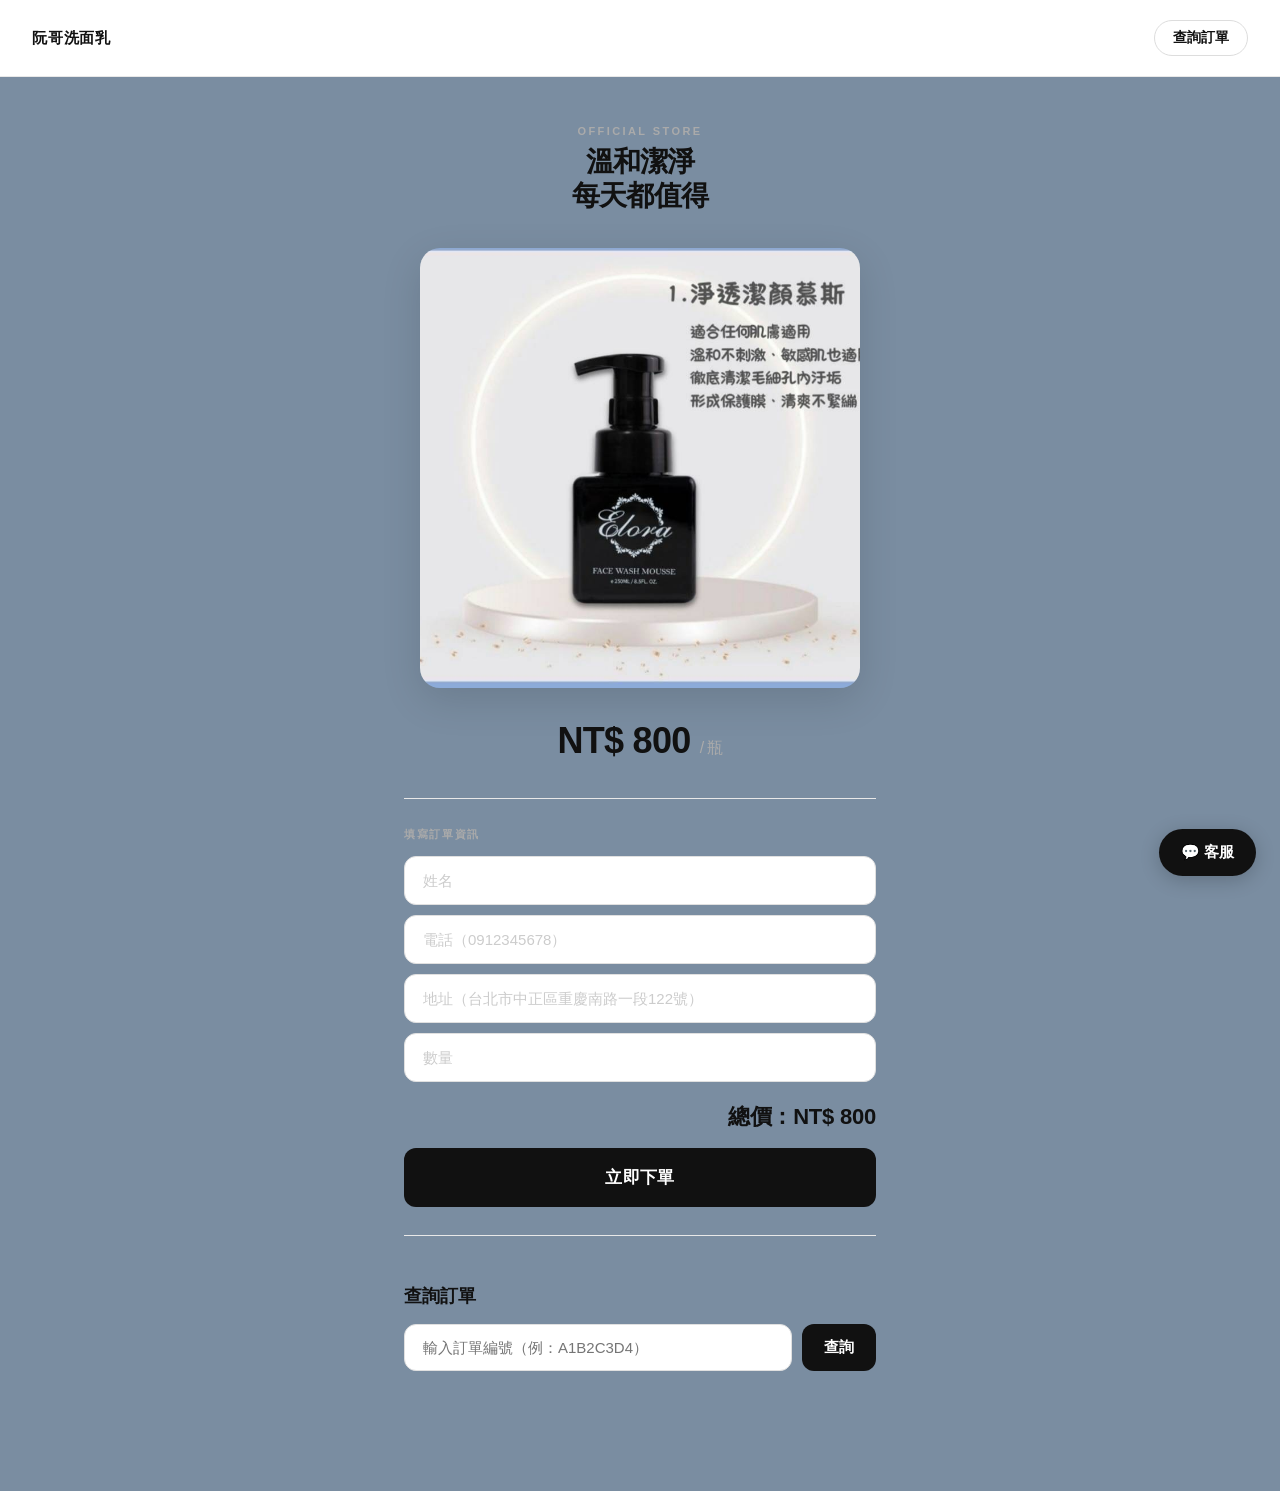
<file: html_CSS/haha.html>
<!DOCTYPE html>
<html lang="zh-TW">
<head>
  <meta charset="UTF-8">
  <meta name="viewport" content="width=device-width, initial-scale=1.0">
  <title>阮哥的洗面乳專賣鋪</title>
  <link rel="stylesheet" type="text/css" href="style.css">
</head>
<body>

  <nav class="nav">
    <span class="nav-brand">阮哥洗面乳</span>
    <a href="#query" class="nav-link">查詢訂單</a>
  </nav>

  <div class="container">
    <p class="store-label">Official Store</p>
    <h1>溫和潔淨<br>每天都值得</h1>

    <img src="734088491_1768729317884247_3017759108073552811_n.jpg" alt="洗面乳" class="product-image">

    <p class="price-tag">NT$ 800 <span class="price-sub">/ 瓶</span></p>

    <div class="divider"></div>

    <span class="form-label">填寫訂單資訊</span>
    <div id="form-errors" class="form-errors" hidden></div>

    <form action="/order" method="POST" id="order-form" novalidate>
      <input type="text" name="name" placeholder="姓名" required>
      <input type="tel" name="phone" placeholder="電話（0912345678）" required>
      <input type="text" name="address" placeholder="地址（台北市中正區重慶南路一段122號）" required>
      <input type="number" name="quantity" placeholder="數量" min="1" required>
      <p id="total-display" class="total-display">總價：NT$ 800</p>
      <button type="submit">立即下單</button>
    </form>

    <div class="divider" id="query"></div>

    <!-- 查詢訂單 -->
    <div class="query-section">
      <h2>查詢訂單</h2>
      <div class="query-row">
        <input type="text" id="query-input" placeholder="輸入訂單編號（例：A1B2C3D4）">
        <button onclick="queryOrder()">查詢</button>
      </div>
      <div id="query-result" hidden></div>
    </div>
  </div>

  <!-- 客服 -->
  <button type="button" id="chat-toggle" class="chat-toggle" aria-label="開啟客服">💬 客服</button>

  <div id="chat-panel" class="chat-panel" hidden>
    <div class="chat-header">
      <span>線上客服</span>
      <button type="button" id="chat-close" aria-label="關閉">✕</button>
    </div>
    <div id="chat-messages" class="chat-messages">
      <div class="chat-msg bot">您好！有什麼可以幫您的嗎？</div>
    </div>
    <div class="chat-quick">
      <button type="button" data-question="運費多少？">運費</button>
      <button type="button" data-question="如何付款？">付款</button>
      <button type="button" data-question="可以退貨嗎？">退貨</button>
      <button type="button" data-question="價格多少？">價格</button>
      <button type="button" data-question="產品成分是什麼？">成分</button>
    </div>
    <form id="chat-form" class="chat-input-row">
      <input type="text" id="chat-input" placeholder="輸入問題..." autocomplete="off">
      <button type="submit">送出</button>
    </form>
  </div>

  <script src="index.js"></script>
</body>
</html>
</file>
<file: html_CSS/style.css>
*, *::before, *::after { box-sizing: border-box; margin: 0; padding: 0; }

body {
  font-family: -apple-system, BlinkMacSystemFont, 'Helvetica Neue', Arial, sans-serif;
  background: #7a8da1;
  color: #111;
  min-height: 100vh;
}

/* ===== Nav ===== */
.nav {
  display: flex;
  justify-content: space-between;
  align-items: center;
  padding: 20px 32px;
  border-bottom: 1px solid #e8e8e8;
  background: #fff;
  position: sticky;
  top: 0;
  z-index: 100;
}
.nav-brand { font-size: 15px; font-weight: 700; letter-spacing: 0.05em; }
.nav-link {
  font-size: 14px;
  font-weight: 600;
  color: #111;
  text-decoration: none;
  padding: 8px 18px;
  border: 1.5px solid #ddd;
  border-radius: 999px;
  transition: all 0.15s;
}
.nav-link:hover { background: #111; color: #fff; border-color: #111; }

/* ===== Container ===== */
.container {
  max-width: 520px;
  margin: 48px auto 120px;
  padding: 0 24px;
  text-align: center;
}

.store-label {
  font-size: 11px;
  font-weight: 700;
  letter-spacing: 0.22em;
  text-transform: uppercase;
  color: #aaa;
  margin-bottom: 8px;
}

h1 {
  font-size: 28px;
  font-weight: 800;
  color: #111;
  letter-spacing: -0.03em;
  margin-bottom: 36px;
  line-height: 1.2;
}

/* ===== Image ===== */
.product-image {
  width: 100%;
  max-width: 440px;
  border-radius: 20px;
  object-fit: cover;
  aspect-ratio: 1 / 1;
  margin: 0 auto 32px;
  display: block;
  box-shadow: 0 12px 40px rgba(0,0,0,0.12);
}

/* ===== Price ===== */
.price-tag {
  font-size: 36px;
  font-weight: 900;
  color: #111;
  margin-bottom: 36px;
  letter-spacing: -0.02em;
}
.price-sub { font-size: 16px; font-weight: 400; color: #aaa; }

/* ===== Divider ===== */
.divider {
  height: 1px;
  background: #e8e8e8;
  margin: 28px 0;
}

/* ===== Form ===== */
.form-label {
  font-size: 11px;
  font-weight: 700;
  letter-spacing: 0.15em;
  text-transform: uppercase;
  color: #aaa;
  text-align: left;
  display: block;
  margin-bottom: 14px;
}

#order-form input {
  display: block;
  width: 100%;
  margin: 10px 0;
  padding: 15px 18px;
  border: 1.5px solid #e0e0e0;
  border-radius: 12px;
  font-size: 15px;
  color: #111;
  background: #fff;
  transition: border-color 0.2s, box-shadow 0.2s;
  outline: none;
}
#order-form input:focus {
  border-color: #111;
  box-shadow: 0 0 0 3px rgba(0,0,0,0.06);
}
#order-form input.input-error { border-color: #e53935; background: #fff5f5; }
#order-form input::placeholder { color: #ccc; }

.total-display {
  font-size: 22px;
  font-weight: 800;
  color: #111;
  margin: 20px 0 4px;
  text-align: right;
  letter-spacing: -0.01em;
}

#order-form button[type="submit"] {
  display: block;
  width: 100%;
  margin-top: 16px;
  padding: 18px;
  background: #111;
  color: #fff;
  border: none;
  border-radius: 12px;
  font-size: 17px;
  font-weight: 700;
  cursor: pointer;
  letter-spacing: 0.02em;
  transition: background 0.2s, transform 0.1s;
}
#order-form button[type="submit"]:hover { background: #2a2a2a; }
#order-form button[type="submit"]:active { transform: scale(0.985); }

/* ===== Errors ===== */
.form-errors {
  background: #fff5f5;
  border: 1.5px solid #fcc;
  border-radius: 10px;
  padding: 12px 16px;
  margin-bottom: 14px;
  text-align: left;
}
.form-errors p { color: #c62828; margin: 4px 0; font-size: 14px; }

/* ===== Query Section ===== */
.query-section {
  margin-top: 48px;
  text-align: left;
}
.query-section h2 {
  font-size: 18px;
  font-weight: 700;
  margin-bottom: 16px;
  color: #111;
}
.query-row {
  display: flex;
  gap: 10px;
}
.query-row input {
  flex: 1;
  padding: 14px 18px;
  border: 1.5px solid #e0e0e0;
  border-radius: 12px;
  font-size: 15px;
  outline: none;
  transition: border-color 0.2s;
}
.query-row input:focus { border-color: #111; }
.query-row button {
  padding: 14px 22px;
  background: #111;
  color: #fff;
  border: none;
  border-radius: 12px;
  font-size: 15px;
  font-weight: 700;
  cursor: pointer;
  white-space: nowrap;
}
.query-row button:hover { background: #333; }

#query-result {
  margin-top: 16px;
  background: #fff;
  border: 1.5px solid #e0e0e0;
  border-radius: 12px;
  padding: 20px;
  font-size: 15px;
  line-height: 1.8;
}
#query-result .q-row {
  display: flex;
  justify-content: space-between;
  padding: 6px 0;
  border-bottom: 1px solid #f0f0f0;
}
#query-result .q-row:last-child { border-bottom: none; }
#query-result .q-key { color: #888; font-size: 14px; }
#query-result .q-val { font-weight: 600; }
.status-waiting { color: #e67e00; font-weight: 700; }
.status-done { color: #1a9e4a; font-weight: 700; }

/* ===== Success / Error Pages ===== */
.error-title { color: #e53935; font-size: 22px; margin-bottom: 12px; }
.error-message { color: #555; font-size: 17px; margin-bottom: 24px; }
.success-title { color: #111; font-size: 22px; margin-bottom: 12px; }
.success-page { padding: 48px 32px; }
.success-page p { margin: 8px 0; font-size: 15px; color: #333; }

.payment-box {
  background: #fafafa;
  border: 1.5px solid #e0e0e0;
  border-radius: 12px;
  padding: 20px 24px;
  margin: 24px 0;
  text-align: left;
}
.payment-box h3 { margin-bottom: 12px; font-size: 16px; color: #111; }
.payment-info { list-style: none; padding: 0; margin: 0; }
.payment-info li { padding: 6px 0; font-size: 15px; border-bottom: 1px solid #f0f0f0; }
.payment-info li:last-child { border-bottom: none; }

.back-link {
  display: inline-block;
  margin-top: 20px;
  padding: 14px 32px;
  background: #111;
  color: #fff;
  border-radius: 10px;
  font-weight: 700;
  text-decoration: none;
  font-size: 15px;
}
.back-link:hover { background: #333; }

/* ===== Chat ===== */
.chat-toggle {
  position: fixed;
  right: 24px;
  bottom: 24px;
  padding: 14px 22px;
  background: #111;
  color: #fff;
  border: none;
  border-radius: 999px;
  font-size: 15px;
  font-weight: 600;
  cursor: pointer;
  box-shadow: 0 4px 20px rgba(0,0,0,0.2);
  z-index: 1000;
  transition: background 0.2s;
}
.chat-toggle:hover { background: #333; }

.chat-panel {
  position: fixed;
  right: 24px;
  bottom: 84px;
  width: 340px;
  max-height: 520px;
  background: #fff;
  border-radius: 18px;
  box-shadow: 0 8px 40px rgba(0,0,0,0.16);
  display: flex;
  flex-direction: column;
  z-index: 1000;
  overflow: hidden;
  border: 1.5px solid #e8e8e8;
}
.chat-panel[hidden] { display: none !important; }

.chat-header {
  display: flex;
  justify-content: space-between;
  align-items: center;
  padding: 16px 20px;
  background: #111;
  color: #fff;
  font-weight: 700;
  font-size: 15px;
}
.chat-header button {
  background: none;
  border: none;
  color: #fff;
  font-size: 20px;
  cursor: pointer;
  line-height: 1;
  padding: 0 4px;
  opacity: 0.8;
}
.chat-header button:hover { opacity: 1; }

.chat-messages {
  flex: 1;
  padding: 16px;
  overflow-y: auto;
  max-height: 260px;
  background: #fafafa;
}

.chat-msg {
  max-width: 88%;
  padding: 10px 14px;
  margin-bottom: 8px;
  border-radius: 14px;
  font-size: 14px;
  line-height: 1.55;
}
.chat-msg.bot {
  background: #f0f0f0;
  color: #111;
  margin-right: auto;
  border-bottom-left-radius: 4px;
}
.chat-msg.user {
  background: #111;
  color: #fff;
  margin-left: auto;
  border-bottom-right-radius: 4px;
}

.chat-quick {
  display: flex;
  flex-wrap: wrap;
  gap: 6px;
  padding: 10px 14px;
  border-top: 1px solid #f0f0f0;
  background: #fff;
}
.chat-quick button {
  padding: 7px 13px;
  font-size: 12px;
  border: 1.5px solid #ddd;
  background: #fff;
  color: #333;
  border-radius: 999px;
  cursor: pointer;
  font-weight: 600;
  transition: all 0.15s;
}
.chat-quick button:hover { background: #111; color: #fff; border-color: #111; }

.chat-input-row {
  display: flex;
  padding: 12px 14px;
  border-top: 1px solid #f0f0f0;
  gap: 8px;
  background: #fff;
}
.chat-input-row input {
  flex: 1;
  padding: 10px 14px;
  border: 1.5px solid #e0e0e0;
  border-radius: 10px;
  font-size: 14px;
  outline: none;
  margin: 0;
  min-width: 0;
}
.chat-input-row input:focus { border-color: #111; }
.chat-input-row button {
  padding: 10px 16px;
  background: #111;
  color: #fff;
  border: none;
  border-radius: 10px;
  cursor: pointer;
  font-weight: 700;
  font-size: 14px;
  white-space: nowrap;
}
.chat-input-row button:hover { background: #333; }

/* ===== Mobile ===== */
@media (max-width: 560px) {
  .nav { padding: 16px 20px; }
  .container { margin: 32px auto 120px; padding: 0 16px; }
  h1 { font-size: 24px; }
  .chat-panel { width: calc(100vw - 32px); right: 16px; }
}
</file>
